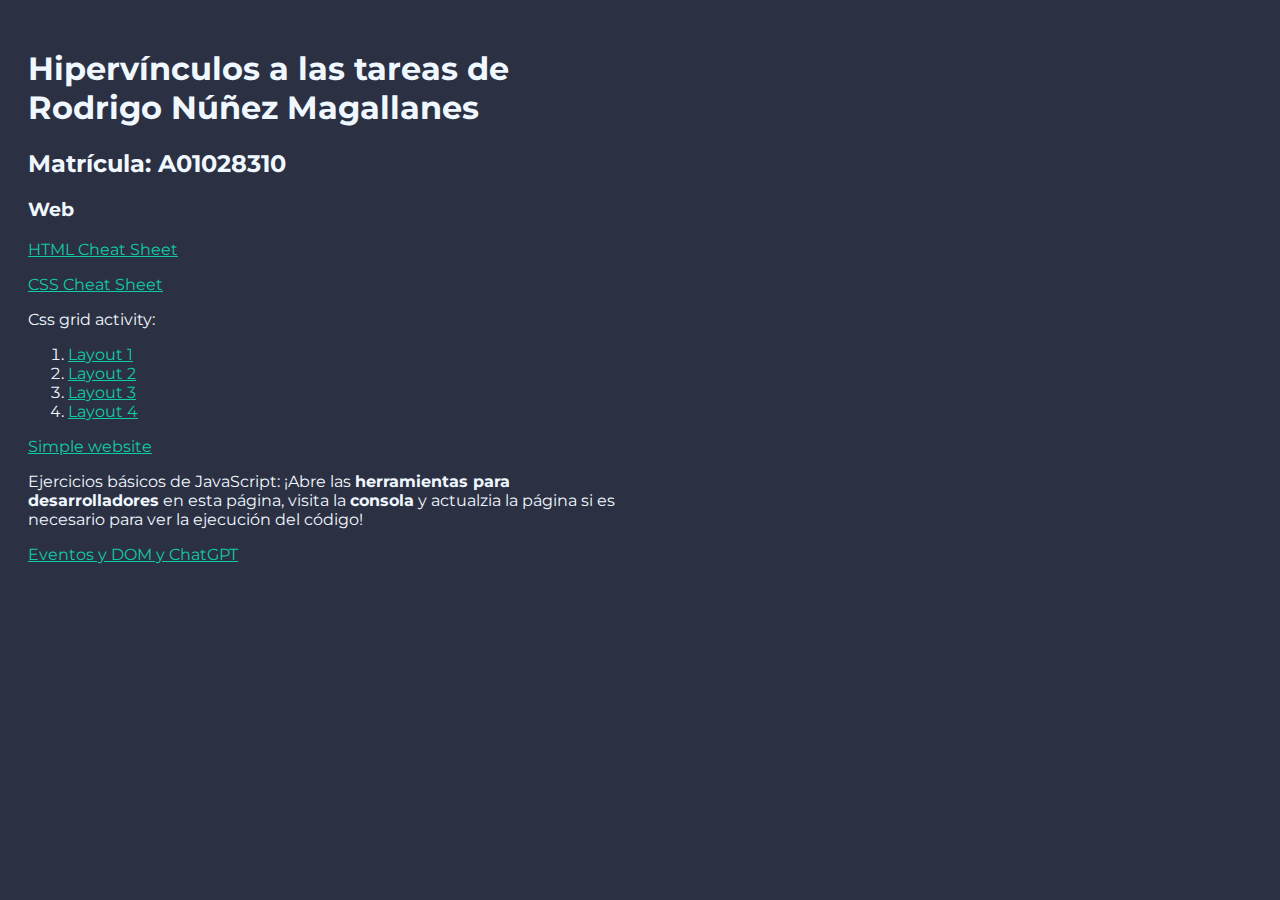
<file: index.html>
<!DOCTYPE html>
<html lang="en">
   <head>
      <meta charset="UTF-8" />
      <meta
         http-equiv="X-UA-Compatible"
         content="IE=edge"
      />
      <meta
         name="viewport"
         content="width=device-width, initial-scale=1.0"
      />
      <title>Tareas RNM</title>
      <link
         rel="preconnect"
         href="https://fonts.googleapis.com"
      />
      <link
         rel="preconnect"
         href="https://fonts.gstatic.com"
         crossorigin
      />
      <link
         href="https://fonts.googleapis.com/css2?family=Montserrat&display=swap"
         rel="stylesheet"
      />
      <link
         rel="stylesheet"
         href="styles.css"
      />
   </head>
   <body>
      <script src="web/front/js/excercises.js"></script>
      <div class="container">
         <h1>Hipervínculos a las tareas de Rodrigo Núñez Magallanes</h1>
         <h2>Matrícula: A01028310</h2>
         <h3>Web</h3>
         <p>
            <a href="web/front/html/html_cheat_sheet.html">HTML Cheat Sheet</a>
         </p>
         <p>
            <a href="web/front/html/css_cheat_sheet.html">CSS Cheat Sheet</a>
         </p>
         <p>Css grid activity:</p>
         <ol>
            <li><a href="web/front/html/grid_1.html">Layout 1</a></li>
            <li><a href="web/front/html/grid_2.html">Layout 2</a></li>
            <li><a href="web/front/html/grid_3.html">Layout 3</a></li>
            <li><a href="web/front/html/grid_4.html">Layout 4</a></li>
         </ol>
         <p><a href="web/front/html/simple_website.html">Simple website</a></p>
         <p>
            Ejercicios básicos de JavaScript: ¡Abre las
            <strong>herramientas para desarrolladores</strong> en esta página,
            visita la <strong>consola</strong> y actualzia la página si es
            necesario para ver la ejecución del código!
         </p>
         <p>
            <a href="web/front/html/DomIndex.html">Eventos y DOM y ChatGPT</a>
         </p>
      </div>
   </body>
</html>
</file>
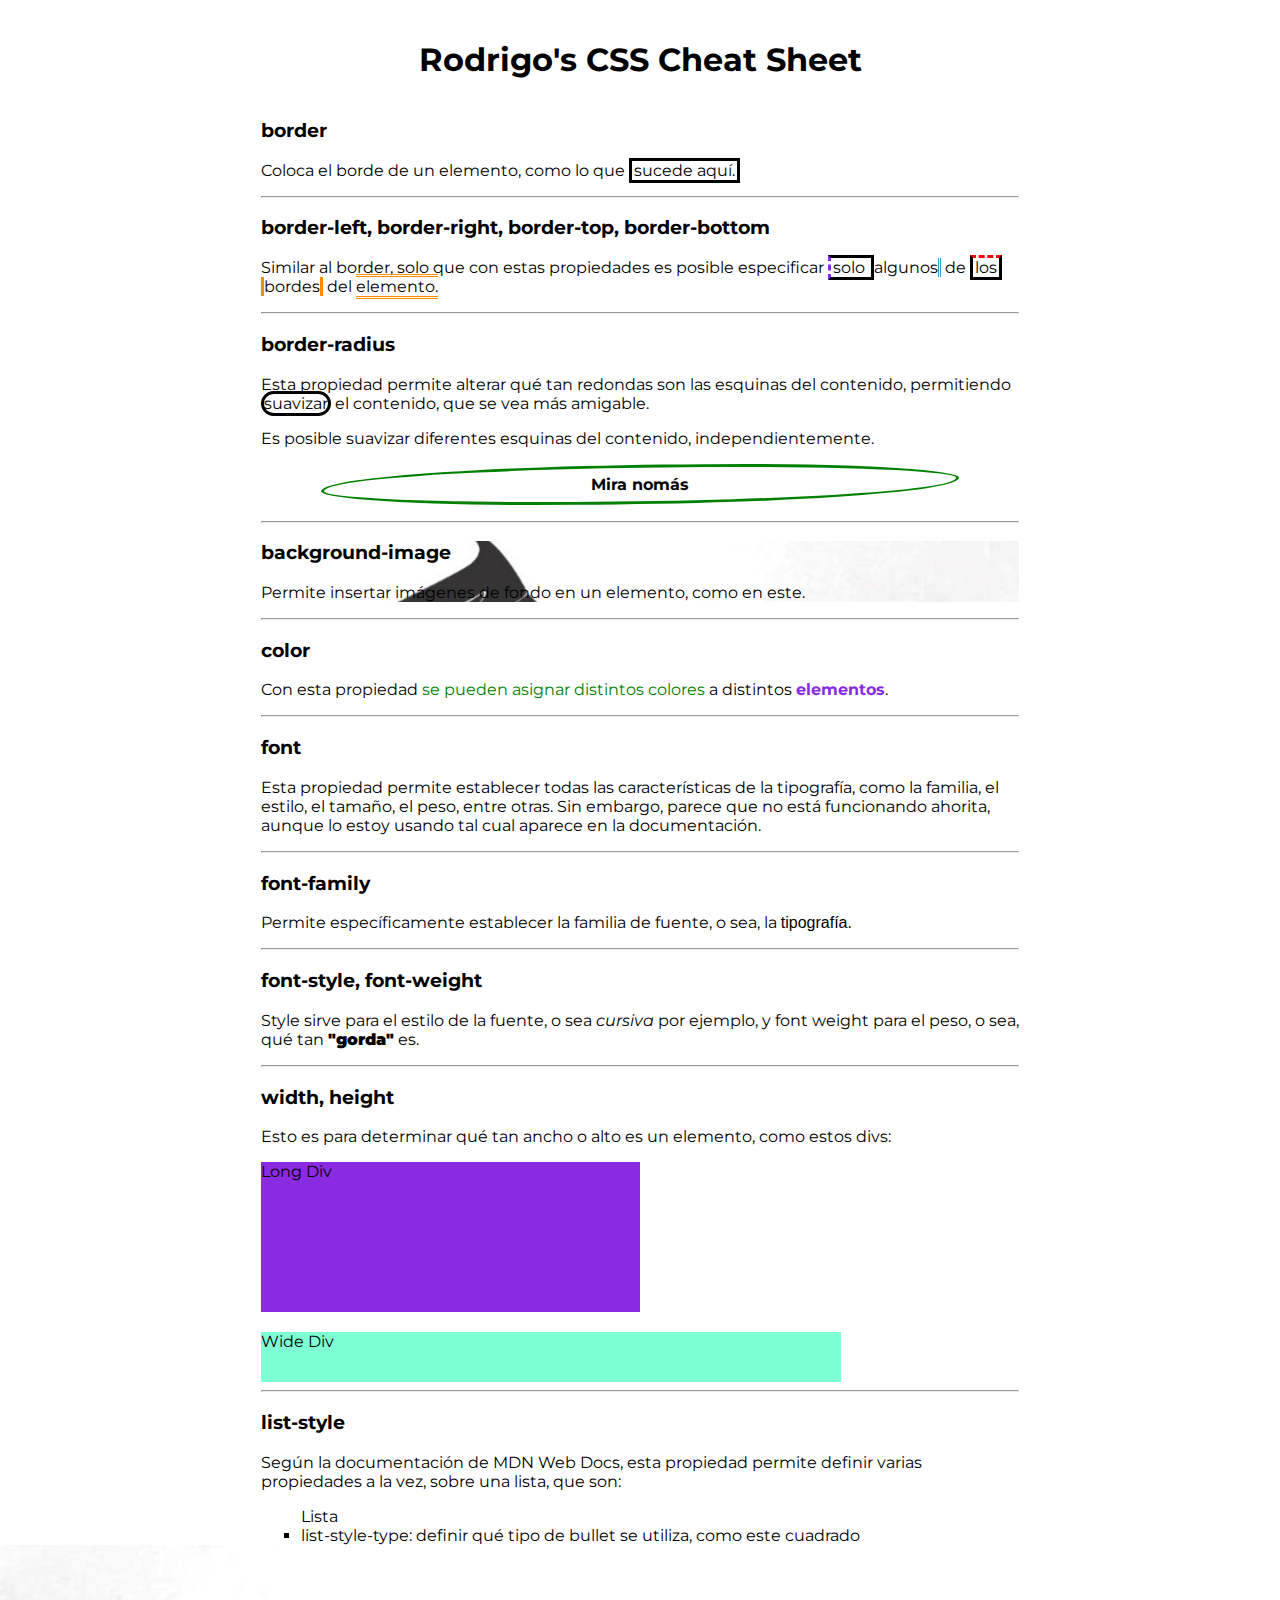
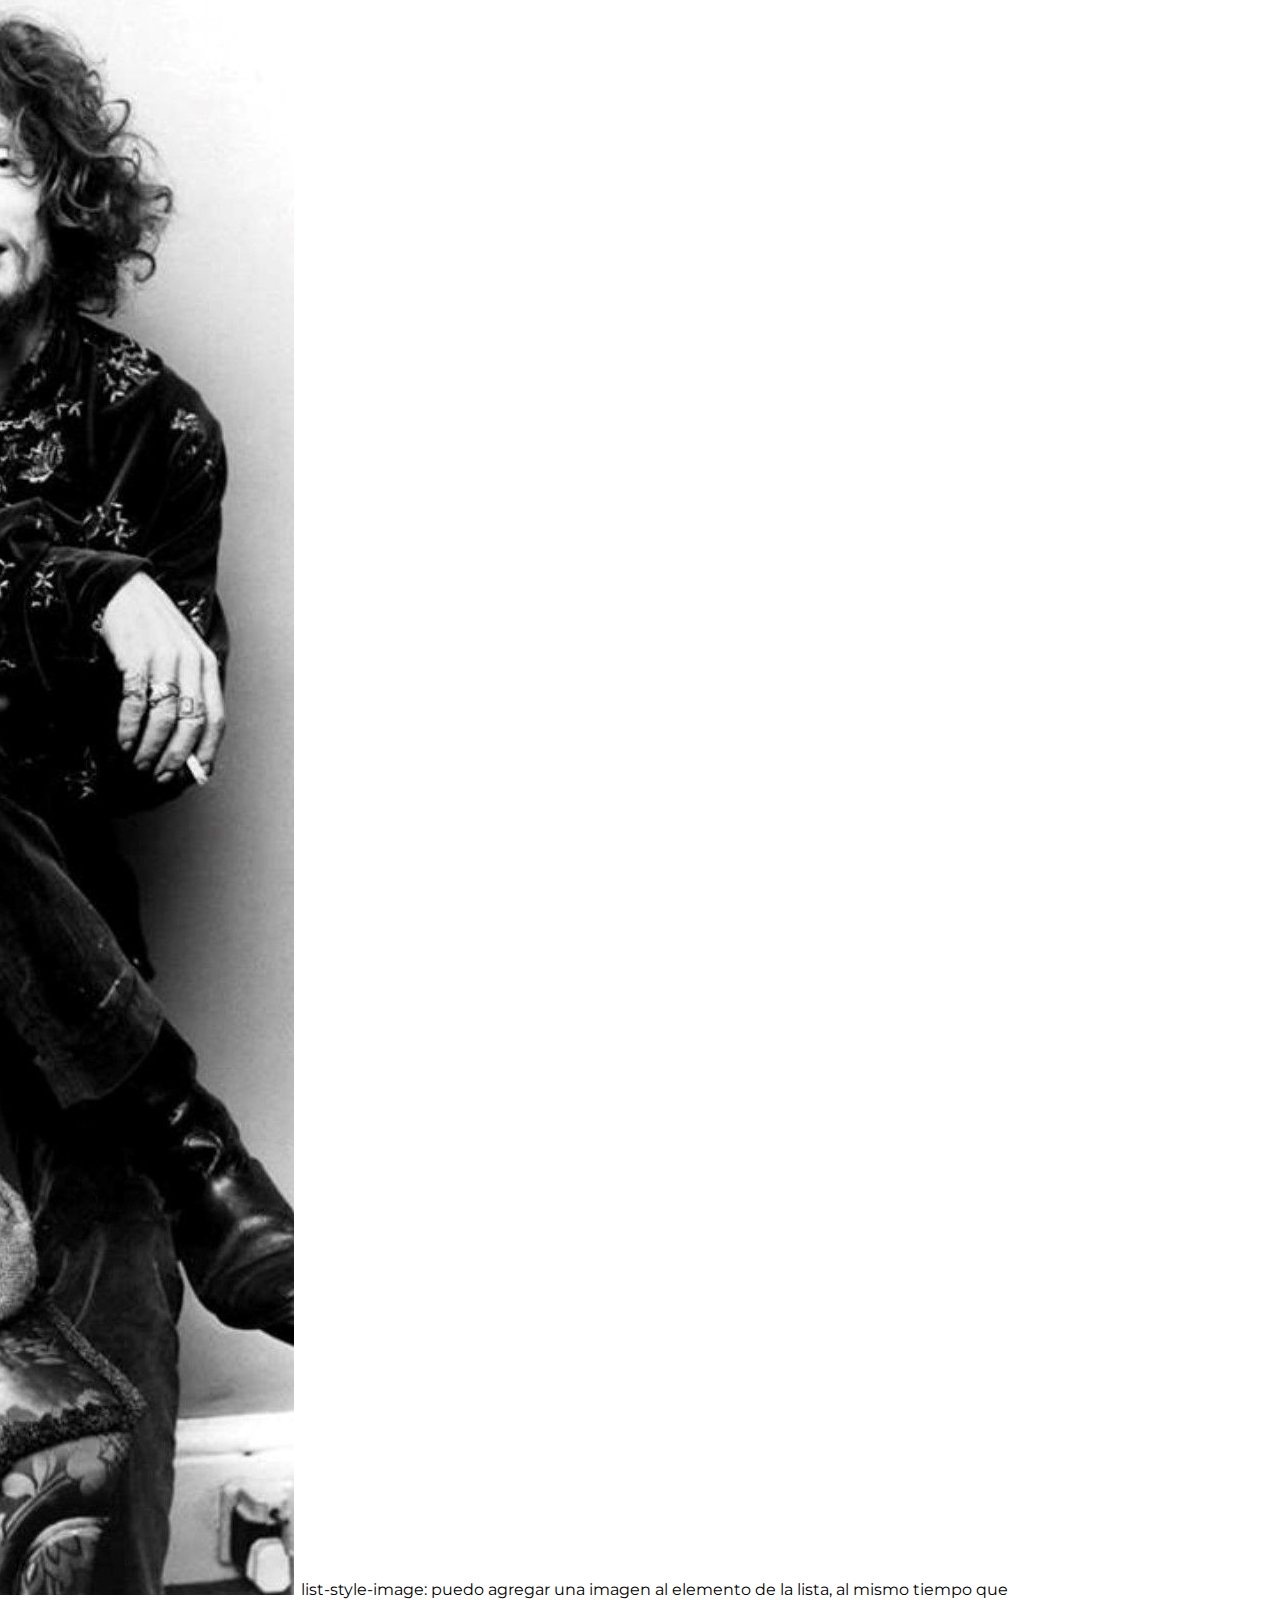
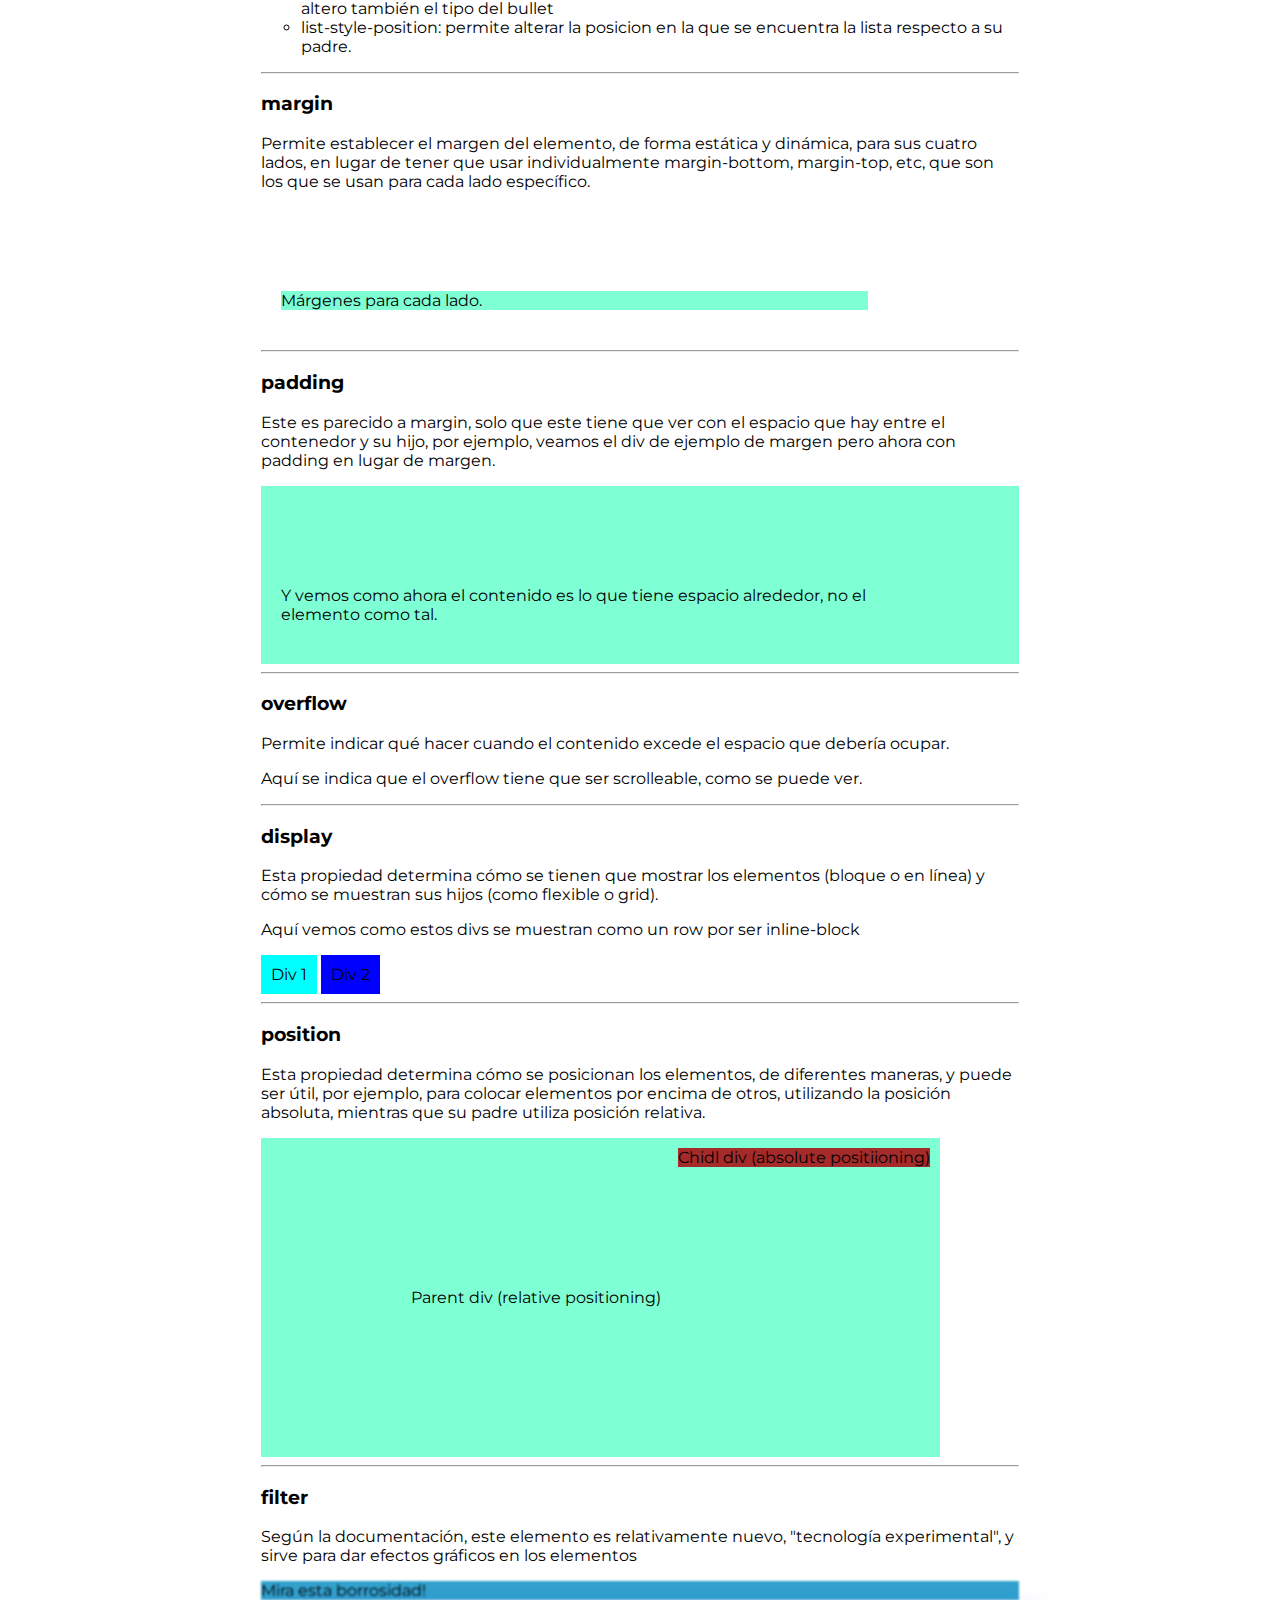
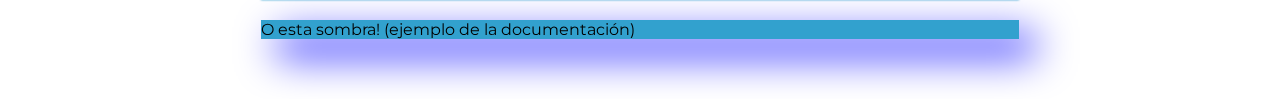
<file: web/front/html/css_cheat_sheet.html>
<!DOCTYPE html>
<html lang="en">
  <head>
    <meta charset="UTF-8" />
    <meta
      http-equiv="X-UA-Compatible"
      content="IE=edge"
    />
    <meta
      name="viewport"
      content="width=device-width, initial-scale=1.0"
    />
    <title>CSS cheat sheet</title>
    <link
      rel="preconnect"
      href="https://fonts.googleapis.com"
    />
    <link
      rel="preconnect"
      href="https://fonts.gstatic.com"
      crossorigin
    />
    <link
      href="https://fonts.googleapis.com/css2?family=Montserrat&display=swap"
      rel="stylesheet"
    />
    <link
      rel="stylesheet"
      href="../css/css_cheat_sheet.css"
    />
  </head>
  <body>
    <h1 id="mainTitle">Rodrigo's CSS Cheat Sheet</h1>
    <div class="container">
      <h3>border</h3>
      <p>
        Coloca el borde de un elemento, como lo que
        <span class="border">sucede aquí.</span>
      </p>
      <hr />
      <h3>border-left, border-right, border-top, border-bottom</h3>
      <p>
        Similar al border, solo que con estas propiedades es posible especificar
        <span
          id="left"
          class="border"
          >solo </span
        ><span id="right">algunos</span> de
        <span
          id="top"
          class="border"
          >los</span
        >
        <span class="hotdog">bordes</span> del
        <span class="sandwich">elemento.</span>
      </p>

      <hr />
      <h3>border-radius</h3>
      <p>
        Esta propiedad permite alterar qué tan redondas son las esquinas del
        contenido, permitiendo <span class="roundedElement">suavizar</span> el
        contenido, que se vea más amigable.
      </p>
      <p>
        Es posible suavizar diferentes esquinas del contenido,
        independientemente.
      </p>
      <p class="dynamicBorders">Mira nomás</p>
      <hr />
      <div id="background-img">
        <h3>background-image</h3>
        <p>Permite insertar imágenes de fondo en un elemento, como en este.</p>
      </div>
      <hr />
      <h3>color</h3>
      <p>
        Con esta propiedad
        <span id="greenText">se pueden asignar distintos colores</span> a
        distintos <span id="purpleText">elementos</span>.
      </p>
      <hr />
      <h3>font</h3>
      <p>
        Esta propiedad permite establecer todas las características de la
        tipografía, como la <span id="fontFamily">familia</span>, el
        <span id="fontStyle">estilo</span>, el
        <span id="fontSize">tamaño</span>, el <span id="boldText">peso</span>,
        entre otras. Sin embargo, parece que no está funcionando ahorita, aunque
        lo estoy usando tal cual aparece en la documentación.
      </p>
      <hr />
      <h3>font-family</h3>
      <p>
        Permite específicamente establecer la familia de fuente, o sea, la
        <span class="fontFamily">tipografía.</span>
      </p>
      <hr />
      <h3>font-style, font-weight</h3>
      <p>
        Style sirve para el estilo de la fuente, o sea
        <span class="fontStyle">cursiva</span> por ejemplo, y font weight para
        el peso, o sea, qué tan <span class="fontWeight">"gorda"</span> es.
      </p>
      <hr />
      <h3>width, height</h3>
      <p>
        Esto es para determinar qué tan ancho o alto es un elemento, como estos
        divs:
      </p>
      <div class="longDiv">Long Div</div>
      <div class="wideDiv">Wide Div</div>
      <hr />
      <h3>list-style</h3>
      <p>
        Según la documentación de MDN Web Docs, esta propiedad permite definir
        varias propiedades a la vez, sobre una lista, que son:
        <ul>
          Lista
          <li id="listType">
          list-style-type: definir qué tipo de bullet se utiliza, como este
          cuadrado
        </li>
        <li id="listImage">
          list-style-image: puedo agregar una imagen al elemento de la lista, al
          mismo tiempo que altero también el tipo del bullet
        </li>
        <li id="listPosition">list-style-position: permite alterar la posicion en la que se encuentra la lista respecto a su padre.</li>
        </ul>
      </p>
      <hr />
      <h3>margin</h3>
      <p>Permite establecer el margen del elemento, de forma estática y dinámica, para sus cuatro lados, en lugar de tener que usar individualmente margin-bottom, margin-top, etc, que son los que se usan para cada lado específico.</p>
      <div class="margin">
        Márgenes para cada lado.
      </div>
      <hr />
      <h3>padding</h3>
      <p>Este es parecido a margin, solo que este tiene que ver con el espacio que hay entre el contenedor y su hijo, por ejemplo, veamos el div de ejemplo de margen pero ahora con padding en lugar de margen.</p>
      <div class="padding">
        Y vemos como ahora el contenido es lo que tiene espacio alrededor, no el elemento como tal.
      </div>
      <hr />
      <h3>overflow</h3>
      <p>Permite indicar qué hacer cuando el contenido excede el espacio que debería ocupar.</p>
      <p class="overflow">Aquí se indica que el overflow tiene que ser scrolleable, como se puede ver.</p>
      <hr />
      <h3>display</h3>
      <p>Esta propiedad determina cómo se tienen que mostrar los elementos (bloque o en línea) y cómo se muestran sus hijos (como flexible o grid).</p>
      <p>Aquí vemos como estos divs se muestran como un row por ser inline-block</p>
      <div id="div1" class="inlineBlock">Div 1</div>
      <div id="div2" class="inlineBlock">Div 2</div>
      <hr />
      <h3>position</h3>
      <p>Esta propiedad determina cómo se posicionan los elementos, de diferentes maneras, y puede ser útil, por ejemplo, para colocar elementos por encima de otros, utilizando la posición absoluta, mientras que su padre utiliza posición relativa.</p>
      <div id="parentDiv">Parent div (relative positioning)
        <div id="childDiv">Chidl div (absolute positiioning)</div>
      </div>
      <hr />
      <h3>filter</h3>
      <p>Según la documentación, este elemento es relativamente nuevo, "tecnología experimental", y sirve para dar efectos gráficos en los elementos</p>
      <div id="filter">Mira esta borrosidad!</div>
      <div id="filter2">O esta sombra! (ejemplo de la documentación)</div>
    </div>
  </body>
</html>
</file>
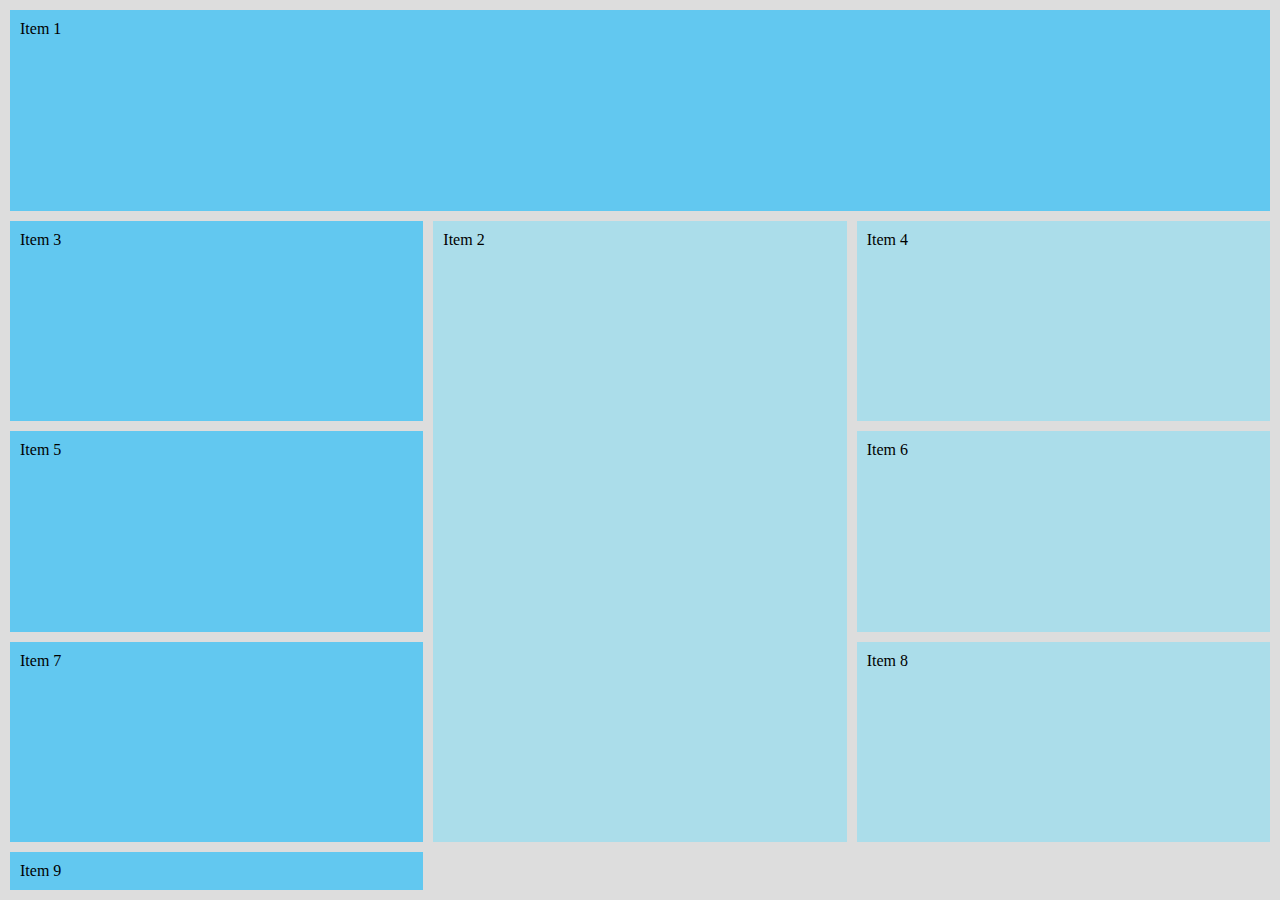
<file: web/front/html/css_grid.html>
<!DOCTYPE html>
<html lang="en">
  <head>
    <meta charset="UTF-8" />
    <meta
      http-equiv="X-UA-Compatible"
      content="IE=edge"
    />
    <meta
      name="viewport"
      content="width=device-width, initial-scale=1.0"
    />
    <title>Document</title>
    <link
      rel="stylesheet"
      href="../css/css_grid.css"
    />
  </head>
  <body>
    <div class="grid-container">
      <div
        id="grid-header"
        class="grid-item"
      >
        Item 1
      </div>
      <div
        id="grid-content"
        class="grid-item"
      >
        Item 2
      </div>
      <div class="grid-item">Item 3</div>
      <div class="grid-item">Item 4</div>
      <div class="grid-item">Item 5</div>
      <div class="grid-item">Item 6</div>
      <div class="grid-item">Item 7</div>
      <div class="grid-item">Item 8</div>
      <div class="grid-item">Item 9</div>
    </div>
  </body>
</html>
</file>
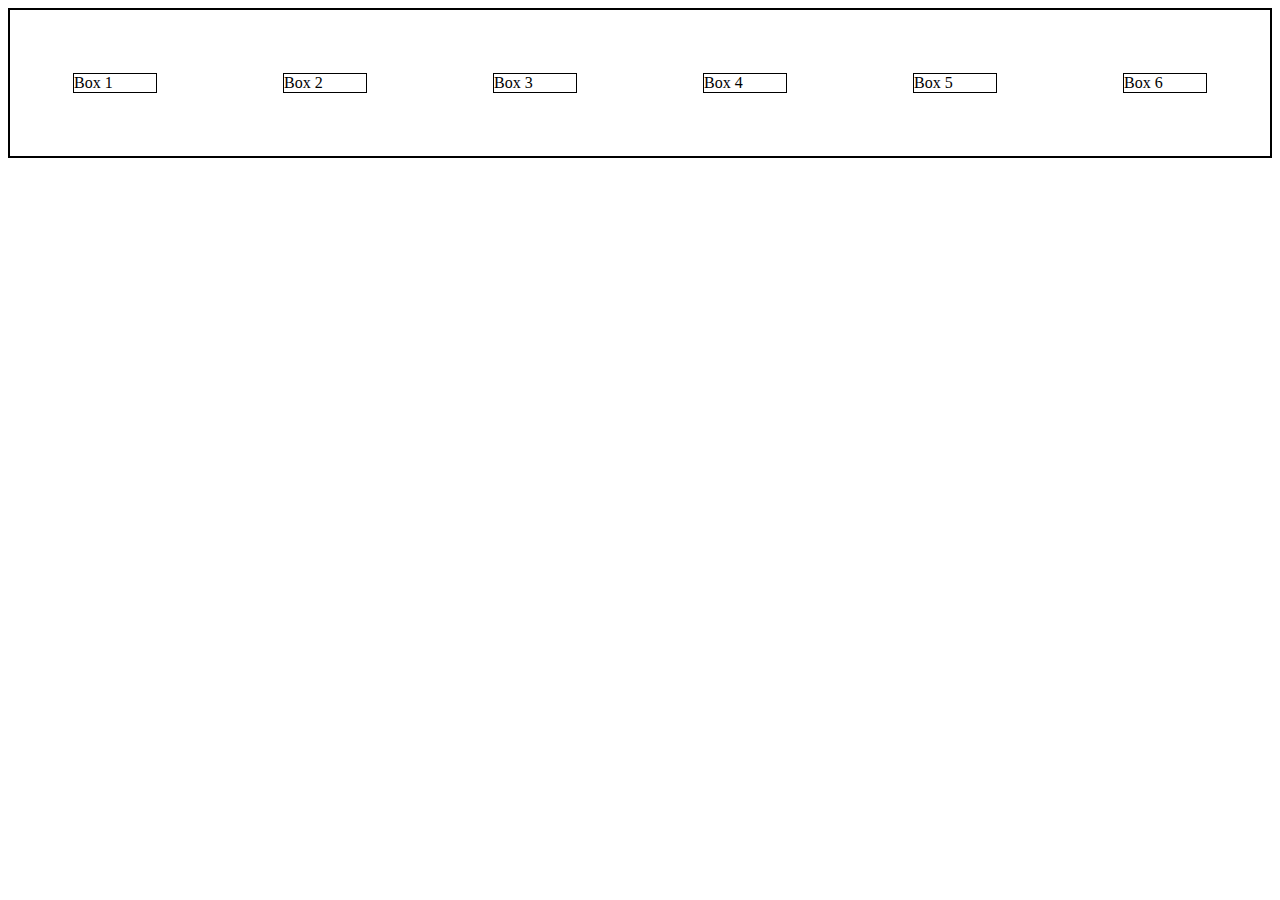
<file: web/front/html/flex_box.html>
<!DOCTYPE html>
<html lang="en">
  <head>
    <meta charset="UTF-8" />
    <meta
      http-equiv="X-UA-Compatible"
      content="IE=edge"
    />
    <meta
      name="viewport"
      content="width=device-width, initial-scale=1.0"
    />
    <link
      rel="stylesheet"
      href="../css/flex_box.css"
    />
    <title>Flex box</title>
  </head>
  <body>
    <div>
      <div class="flex-container">
        <div class="flex-item">Box 1</div>
        <div class="flex-item">Box 2</div>
        <div class="flex-item">Box 3</div>
        <div class="flex-item">Box 4</div>
        <div class="flex-item">Box 5</div>
        <div class="flex-item">Box 6</div>
      </div>
    </div>
  </body>
</html>
</file>
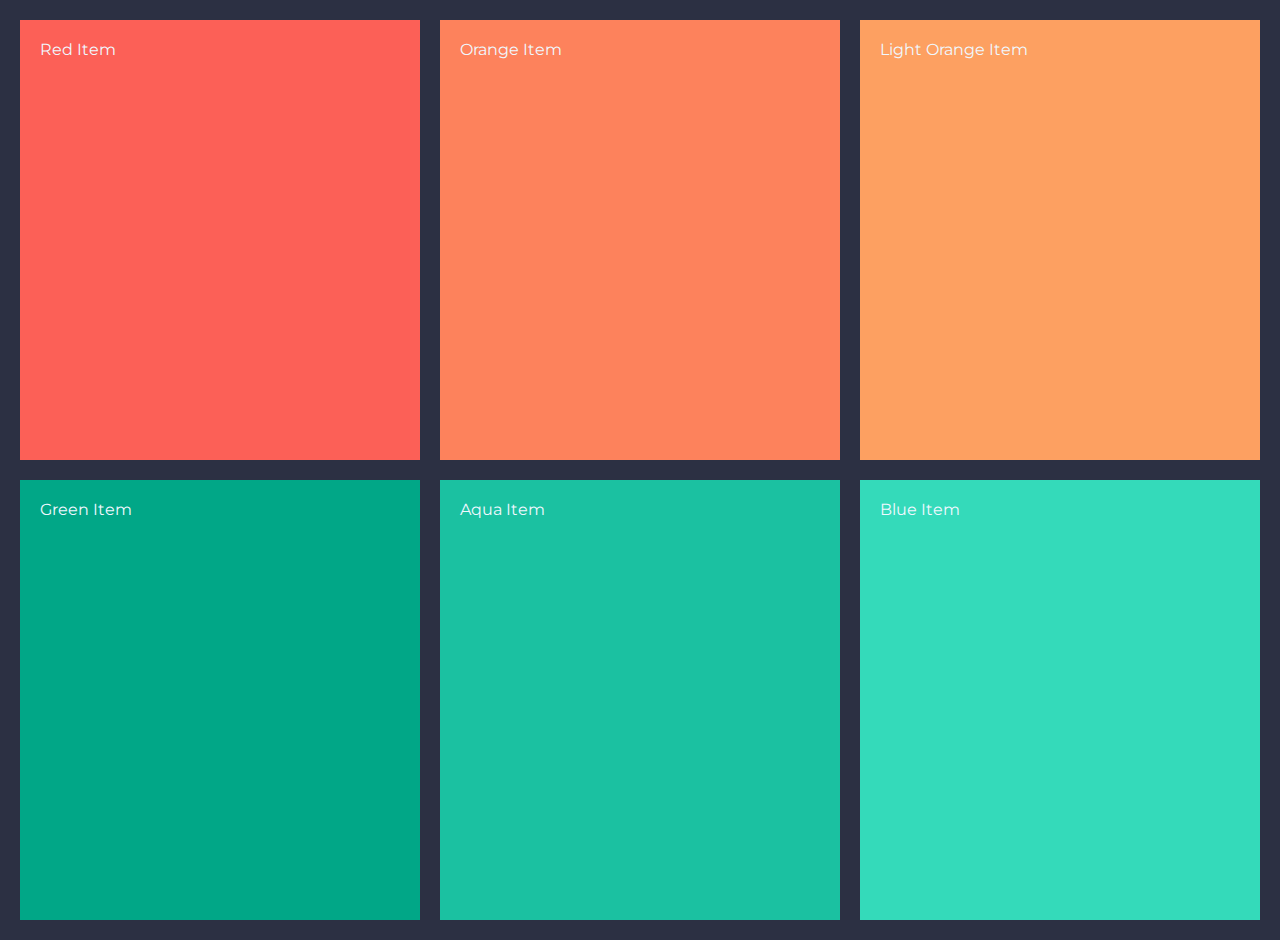
<file: web/front/html/grid_1.html>
<!DOCTYPE html>
<html lang="en">
  <head>
    <meta charset="UTF-8" />
    <meta
      http-equiv="X-UA-Compatible"
      content="IE=edge"
    />
    <meta
      name="viewport"
      content="width=device-width, initial-scale=1.0"
    />
    <title>Grid layout 1</title>
    <link
      rel="preconnect"
      href="https://fonts.googleapis.com"
    />
    <link
      rel="preconnect"
      href="https://fonts.gstatic.com"
      crossorigin
    />
    <link
      href="https://fonts.googleapis.com/css2?family=Montserrat&display=swap"
      rel="stylesheet"
    />
    <link
      rel="stylesheet"
      href="../css/grid_activity.css"
    />
  </head>
  <body>
    <div class="container container1">
      <div class="item redItem">Red Item</div>
      <div class="item orangeItem">Orange Item</div>
      <div class="item lightOrangeItem">Light Orange Item</div>
      <div class="item greenItem">Green Item</div>
      <div class="item aquaItem">Aqua Item</div>
      <div class="item blueItem">Blue Item</div>
    </div>
  </body>
</html>
</file>
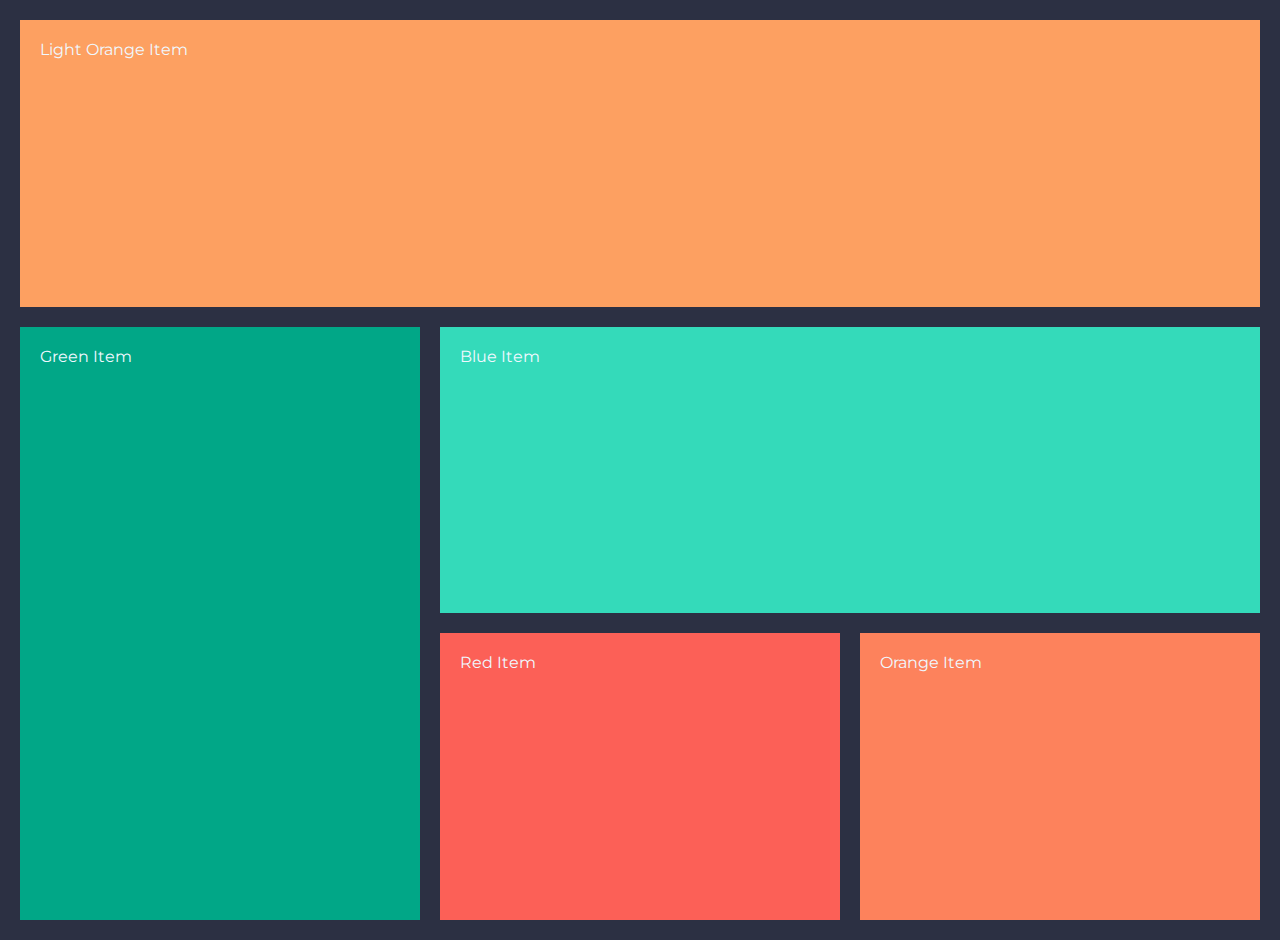
<file: web/front/html/grid_2.html>
<!DOCTYPE html>
<html lang="en">
  <head>
    <meta charset="UTF-8" />
    <meta
      http-equiv="X-UA-Compatible"
      content="IE=edge"
    />
    <meta
      name="viewport"
      content="width=device-width, initial-scale=1.0"
    />
    <title>Grid layout 2</title>
    <link
      rel="preconnect"
      href="https://fonts.googleapis.com"
    />
    <link
      rel="preconnect"
      href="https://fonts.gstatic.com"
      crossorigin
    />
    <link
      href="https://fonts.googleapis.com/css2?family=Montserrat&display=swap"
      rel="stylesheet"
    />
    <link
      rel="stylesheet"
      href="../css/grid_activity.css"
    />
  </head>
  <body>
    <div class="container container2">
      <div class="item redItem">Red Item</div>
      <div class="item orangeItem">Orange Item</div>
      <div
        id="grid2header"
        class="item lightOrangeItem"
      >
        Light Orange Item
      </div>
      <div
        id="grid2tall"
        class="item greenItem"
      >
        Green Item
      </div>
      <div
        id="grid2wide"
        class="item blueItem"
      >
        Blue Item
      </div>
    </div>
  </body>
</html>
</file>
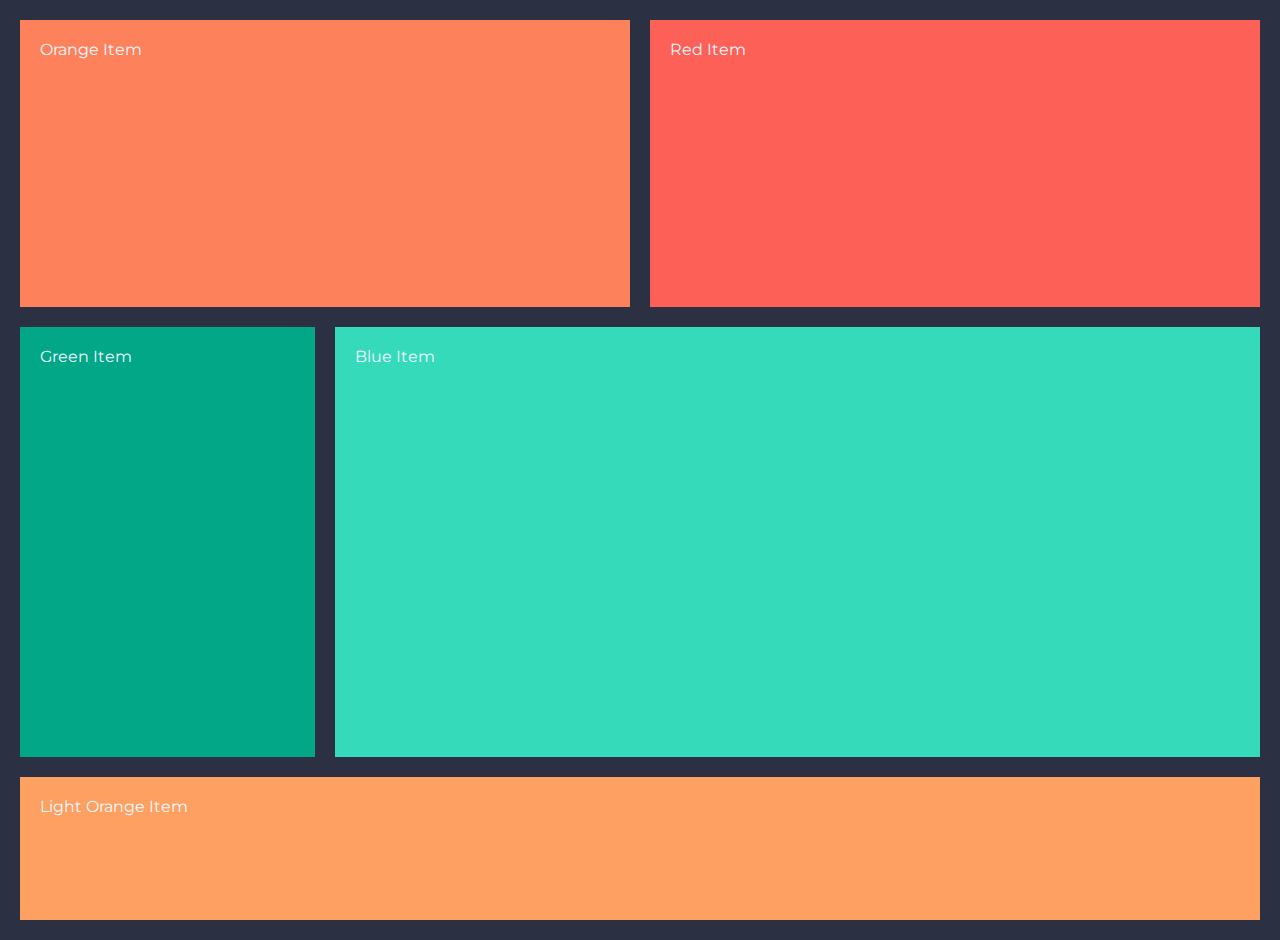
<file: web/front/html/grid_3.html>
<!DOCTYPE html>
<html lang="en">
  <head>
    <meta charset="UTF-8" />
    <meta
      http-equiv="X-UA-Compatible"
      content="IE=edge"
    />
    <meta
      name="viewport"
      content="width=device-width, initial-scale=1.0"
    />
    <title>Grid layout 3</title>
    <link
      rel="preconnect"
      href="https://fonts.googleapis.com"
    />
    <link
      rel="preconnect"
      href="https://fonts.gstatic.com"
      crossorigin
    />
    <link
      href="https://fonts.googleapis.com/css2?family=Montserrat&display=swap"
      rel="stylesheet"
    />
    <link
      rel="stylesheet"
      href="../css/grid_activity.css"
    />
  </head>
  <body>
    <div class="container container3">
      <div
        id="grid3headerRight"
        class="item redItem"
      >
        Red Item
      </div>
      <div
        id="grid3headerLeft"
        class="item orangeItem"
      >
        Orange Item
      </div>
      <div
        id="grid3footer"
        class="item lightOrangeItem"
      >
        Light Orange Item
      </div>
      <div
        id="grid3bodyLeft"
        class="item greenItem"
      >
        Green Item
      </div>
      <div
        id="grid3bodyRight"
        class="item blueItem"
      >
        Blue Item
      </div>
    </div>
  </body>
</html>
</file>
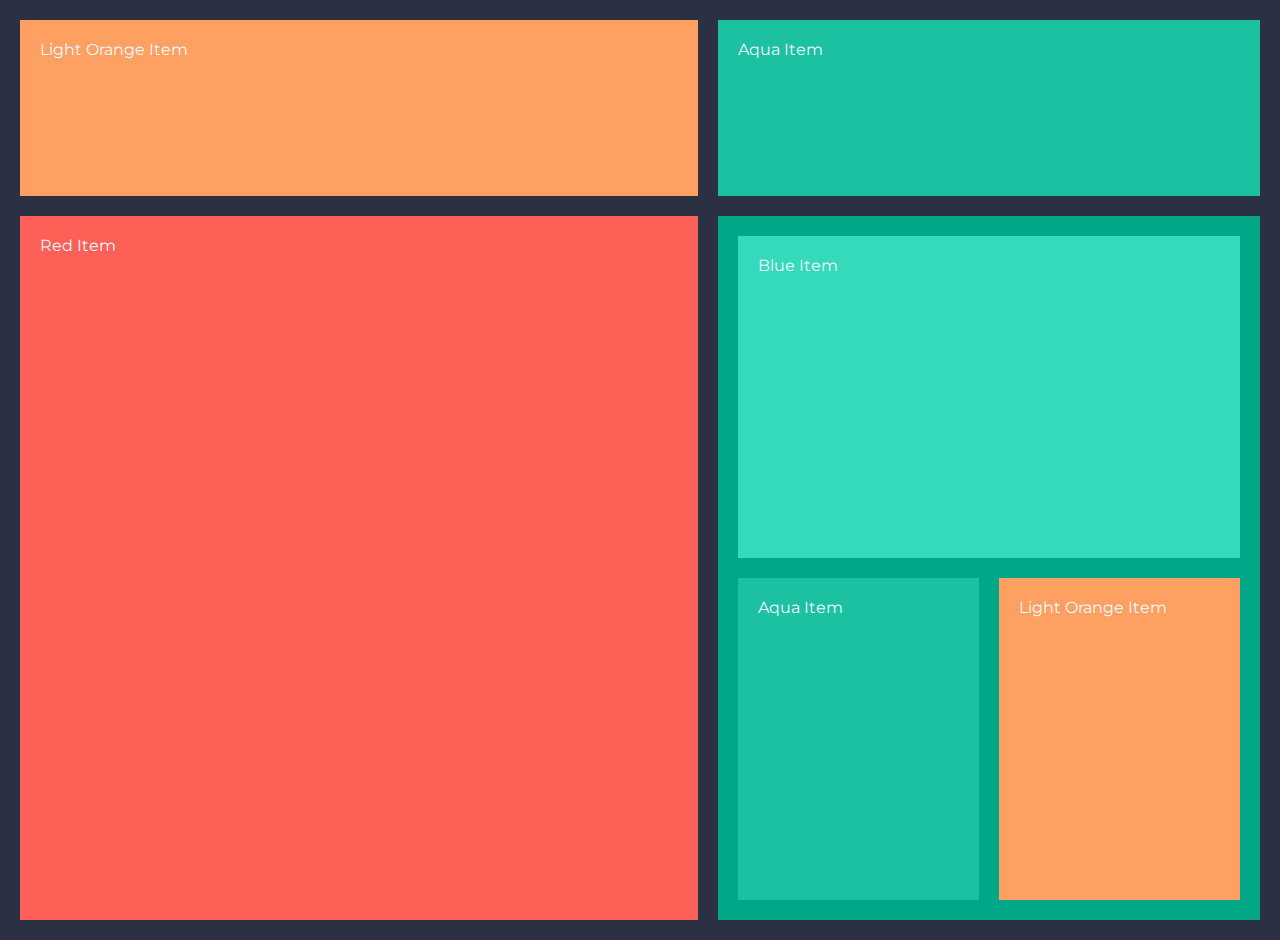
<file: web/front/html/grid_4.html>
<!DOCTYPE html>
<html lang="en">
  <head>
    <meta charset="UTF-8" />
    <meta
      http-equiv="X-UA-Compatible"
      content="IE=edge"
    />
    <meta
      name="viewport"
      content="width=device-width, initial-scale=1.0"
    />
    <title>Grid layout 4</title>
    <link
      rel="preconnect"
      href="https://fonts.googleapis.com"
    />
    <link
      rel="preconnect"
      href="https://fonts.gstatic.com"
      crossorigin
    />
    <link
      href="https://fonts.googleapis.com/css2?family=Montserrat&display=swap"
      rel="stylesheet"
    />
    <link
      rel="stylesheet"
      href="../css/grid_activity.css"
    />
  </head>
  <body>
    <div class="container container4">
      <div
        id="grid4bodyleft"
        class="item redItem"
      >
        Red Item
      </div>
      <div
        id="grid4headerLeft"
        class="item lightOrangeItem"
      >
        Light Orange Item
      </div>
      <div
        id="grid4bodyRight"
        class="item greenItem nestedGrid"
      >
        <div
          id="nestedGridHeader"
          class="item blueItem"
        >
          Blue Item
        </div>
        <div
          id=""
          class="item aquaItem"
        >
          Aqua Item
        </div>
        <div
          id=""
          class="item lightOrangeItem"
        >
          Light Orange Item
        </div>
      </div>
      <div
        id="grid4headerRight"
        class="item aquaItem"
      >
        Aqua Item
      </div>
    </div>
  </body>
</html>
</file>
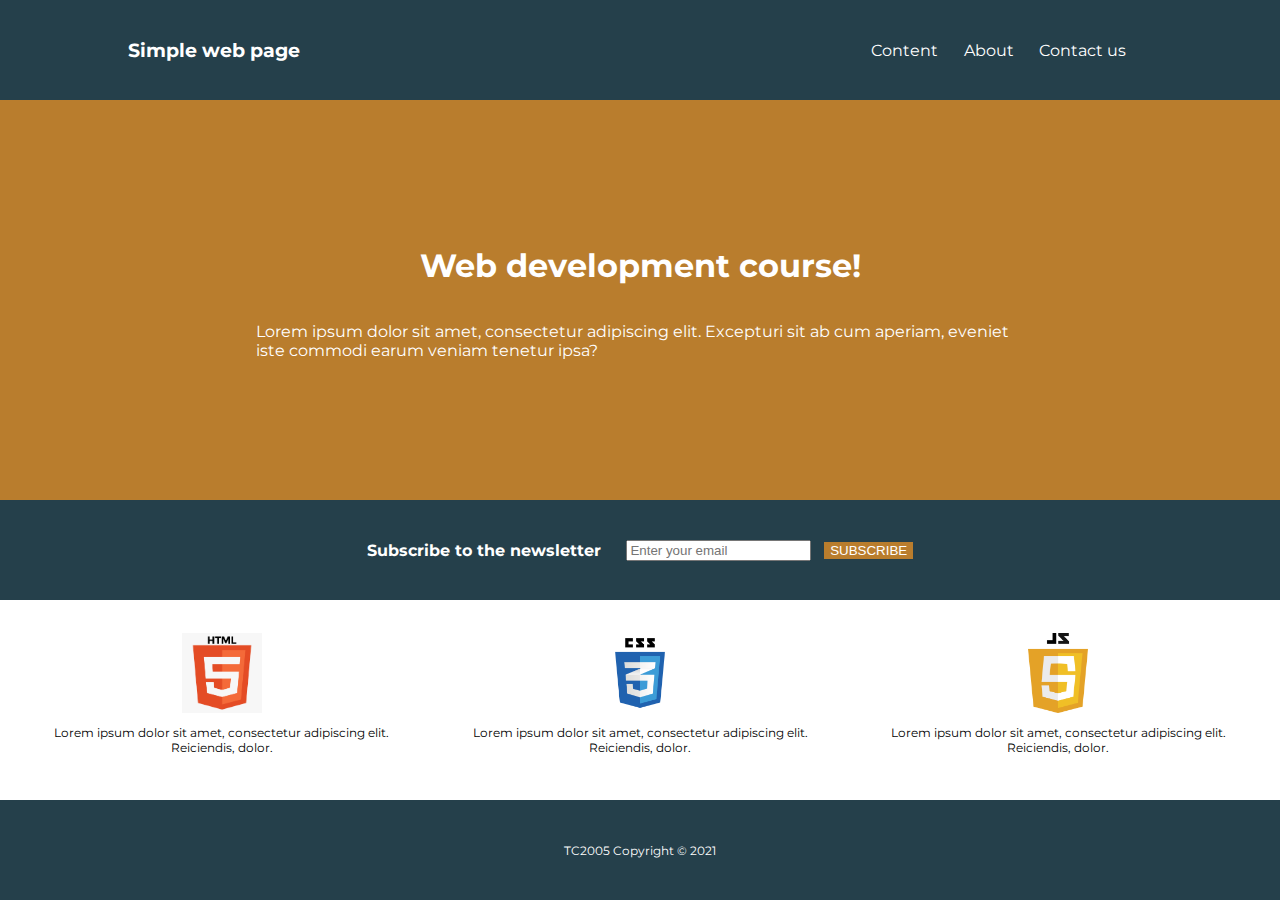
<file: web/front/html/simple_website.html>
<!DOCTYPE html>
<html lang="en">
  <head>
    <meta charset="UTF-8" />
    <meta
      http-equiv="X-UA-Compatible"
      content="IE=edge"
    />
    <meta
      name="viewport"
      content="width=device-width, initial-scale=1.0"
    />
    <title>RNM Simple website</title>
    <link
      rel="preconnect"
      href="https://fonts.googleapis.com"
    />
    <link
      rel="preconnect"
      href="https://fonts.gstatic.com"
      crossorigin
    />
    <link
      href="https://fonts.googleapis.com/css2?family=Montserrat&display=swap"
      rel="stylesheet"
    />
    <link
      rel="stylesheet"
      href="../css/simple_website.css"
    />
  </head>
  <body>
    <div class="container">
      <div
        id="header"
        class="section"
      >
        <h3 class="flex">Simple web page</h3>
        <div class="flex">
          <p class="text-btn">Content</p>
          <p class="text-btn">About</p>
          <p class="text-btn">Contact us</p>
        </div>
      </div>
      <div
        id="title"
        class="section"
      >
        <h1>Web development course!</h1>
        <p>
          Lorem ipsum dolor sit amet, consectetur adipiscing elit. Excepturi sit
          ab cum aperiam, eveniet iste commodi earum veniam tenetur ipsa?
        </p>
      </div>
      <div
        id="subscribe"
        class="section"
      >
        <p class="subscribe-text">Subscribe to the newsletter</p>
        <input
          type="text"
          name=""
          class="text-field"
          placeholder="Enter your email"
        />
        <button class="subscribe-btn">SUBSCRIBE</button>
      </div>
      <div
        id="elements"
        class="section"
      >
        <div class="element-col">
          <img
            src="../images/html.png"
            alt="html"
            width="80"
            height="80"
          />
          <p>
            Lorem ipsum dolor sit amet, consectetur adipiscing elit. Reiciendis,
            dolor.
          </p>
        </div>
        <div class="element-col">
          <img
            src="../images/css.png"
            alt="img"
            width="80"
            height="80"
          />
          <p>
            Lorem ipsum dolor sit amet, consectetur adipiscing elit. Reiciendis,
            dolor.
          </p>
        </div>
        <div class="element-col">
          <img
            src="../images/js.png"
            alt="img"
            width="60"
            height="80"
          />
          <p>
            Lorem ipsum dolor sit amet, consectetur adipiscing elit. Reiciendis,
            dolor.
          </p>
        </div>
      </div>
      <div
        id="footer"
        class="section"
      >
        <p>TC2005 Copyright © 2021</p>
      </div>
    </div>
  </body>
</html>
</file>
<file: styles.css>
html,
body {
  font-family: "Montserrat", sans-serif;
  background-color: #2c3043;
}

.container {
  padding-top: 20px;
  padding-left: 20px;
  padding-right: 50vw;
  color: aliceblue;
  background-color: #2c3043;
}

a {
  color: #10cca6;
}

a:visited {
  color: lightslategray;
}
</file>
<file: web/front/css/css_cheat_sheet.css>
#mainTitle {
  text-align: center;
  margin-top: 40px;
  margin-left: 0px;
  font-weight: 700;
  font-family: "Montserrat", sans-serif;
}

.container {
  margin-top: 40px;
  margin-left: 20%;
  margin-right: 20%;
  font-family: "Montserrat", sans-serif;
}

.border {
  border: solid;
  padding-left: 2px;
  padding-right: 2px;
}

#left {
  border-left: dashed blueviolet;
}
#right {
  border-right: double #32a1ce;
}
#top {
  border-top: dashed red;
}

.hotdog {
  border-left: solid darkorange;
  border-right: solid darkorange;
}
.sandwich {
  border-top: double darkorange;
  border-bottom: double darkorange;
}

.roundedElement {
  border: solid;
  border-radius: 30px;
}

.dynamicBorders {
  border: solid green;
  text-align: center;
  font-weight: bold;
  padding-top: 8px;
  padding-bottom: 8px;
  margin-left: 60px;
  margin-right: 60px;
  border-radius: 100% 50%;
}

#background-img {
  background-image: url("../images/cream.jpg");
}

#greenText {
  color: green;
}

#purpleText {
  color: blueviolet;
  font-weight: bold;
}

#fontFamily {
  font: serif;
}
#fontStyle {
  font: italic;
}
#fontSize {
  font: 38px;
}
#boldText {
  font: bold;
}

.fontFamily {
  font-family: Georgia, Arial, serif;
}

.fontStyle {
  font-style: italic;
}

.fontWeight {
  font-weight: 1000;
}

.longDiv {
  background-color: blueviolet;
  height: 150px;
  width: 50%;
  margin-bottom: 20px;
}

.wideDiv {
  background-color: aquamarine;
  width: 580px;
  height: 50px;
}

#listType {
  list-style: square;
}

#listImage {
  list-style: decimal url("../images/cream.jpg");
}

#listPosition {
  list-style: circle outside;
}

.margin {
  margin: 100px 20% 40px 20px;
  background-color: aquamarine;
}

.padding {
  padding: 100px 20% 40px 20px;
  background-color: aquamarine;
}

.overflow {
  overflow: scroll;
}

.inlineBlock {
  display: inline-block;
}

#div1 {
  background-color: aqua;
  padding: 10px;
}

#div2 {
  background-color: blue;
  padding: 10px;
}

#parentDiv {
  background-color: aquamarine;
  position: relative;
  height: 50%;
  width: 50%;
  padding: 150px;
}

#childDiv {
  background-color: brown;
  position: absolute;
  top: 10px;
  right: 10px;
}

#filter {
  filter: blur(1px);
  background-color: #32a1ce;
  margin-bottom: 20px;
}

#filter2 {
  filter: drop-shadow(16px 16px 20px blue);
  background-color: #32a1ce;
  margin-bottom: 60px;
}
</file>
<file: web/front/css/css_grid.css>
body,
html {
  margin: 0;
  padding: 0;
}

* {
  box-sizing: border-box;
}

.grid-container {
  padding: 10px;
  background-color: #ddd;
  display: grid;
  grid-template-columns: repeat(3, 1fr);
  grid-template-rows: repeat(4, 1fr);
  gap: 10px;
  height: 100vh;
  /* grid-template-areas:
    "header header header"
    ". content ."
    ". content ."
    ". content ."; */
}

.grid-item {
  background-color: #62c8f0;
  padding: 10px;
}

.grid-item:nth-child(even) {
  background-color: #abddea;
}

#grid-header {
  /* grid-area: header; */
  grid-column: 1 / -1;
}

#grid-content {
  /* grid-area: content; */
  grid-row: 2 / -1;
  grid-column: 2;
}
</file>
<file: web/front/css/flex_box.css>
/* html,
body {
  margin: 0;
  padding: 0;
} */

* {
  box-sizing: border-box;
}

div {
  border: 1px solid black;
}

.flex-container {
  display: flex;
  flex-wrap: wrap;
  justify-content: center;
}

.flex-item {
  margin: 5%;
  flex-shrink: 0;
  flex-grow: 2;
}
</file>
<file: web/front/css/grid_activity.css>
body,
html {
  margin: 0;
  padding: 0;
  font-family: "Montserrat", sans-serif;
}

.container {
  padding: 20px;
  display: grid;
  height: 100vh;
  gap: 20px;
  background-color: #2c3043;
}

.item {
  color: aliceblue;
  padding: 20px;
}

.container1 {
  grid-template-columns: repeat(3, 1fr);
  grid-template-rows: repeat(2, 1fr);
}

.container2 {
  grid-template-columns: repeat(3, 1fr);
  grid-template-rows: repeat(3, 1fr);
  grid-template-areas:
    "header header header"
    "tall wide wide"
    "tall . .";
}

#grid2header {
  grid-area: header;
}

#grid2tall {
  grid-area: tall;
}

#grid2wide {
  grid-area: wide;
}

.container3 {
  grid-template-columns: repeat(4, 1fr);
  grid-template-rows: 2fr 3fr 1fr;
}

#grid3headerLeft {
  grid-column: 1 / 3;
  grid-row: 1;
}

#grid3headerRight {
  grid-column: 3 / -1;
  grid-row: 1;
}

#grid3bodyLeft {
  grid-column: 1;
  grid-row: 2;
}

#grid3bodyRight {
  grid-column: 2 / -1;
  grid-row: 2;
}

#grid3footer {
  grid-column: 1 / -1;
  grid-row: 3;
}

.container4 {
  grid-template-columns: 5fr 4fr;
  grid-template-rows: 1fr 4fr;
}

#grid4headerLeft {
  grid-column: 1;
  grid-row: 1;
}

#grid4headerRight {
  grid-column: 2;
  grid-row: 1;
}

#grid4bodyLeft {
  grid-column: 1;
  grid-row: 2;
}

#grid4bodyRight {
  grid-column: 2;
  grid-row: 2;
}

.nestedGrid {
  display: grid;
  padding: 20px;
  gap: 20px;
  grid-template-columns: repeat(2, 1fr);
  grid-template-rows: repeat(2, 1fr);
}

#nestedGridHeader {
  grid-column: 1 / -1;
  grid-row: 1;
}

.redItem {
  background-color: #fc6057;
}

.orangeItem {
  background-color: #fd825c;
}

.lightOrangeItem {
  background-color: #fda061;
}

.greenItem {
  background-color: #01a787;
}

.aquaItem {
  background-color: #1bc1a1;
}

.blueItem {
  background-color: #34daba;
}
</file>
<file: web/front/css/simple_website.css>
html,
body {
  margin: 0;
  padding: 0;
}

.flex {
  display: flex;
}

.container {
  display: grid;
  height: 100vh;
  grid-template-rows: 1fr 4fr 1fr 2fr 1fr;
  color: #fff;
  font-family: "Montserrat", sans-serif;
}

.section {
  display: flex;
  align-items: center;
}

.text-btn {
  margin-right: 2vw;
  cursor: pointer;
}

.subscribe-text {
  font-weight: bold;
  margin-right: 2vw;
}

.text-field {
  margin-right: 1vw;
}

.subscribe-btn {
  background-color: #b97d2d;
  color: #fff;
  border: 0;
  cursor: pointer;
}

.element-col {
  display: flex;
  flex-direction: column;
  justify-content: center;
  align-items: center;
  text-align: center;
}

#header {
  background-color: #25404b;
  grid-row: 1;
  display: flex;
  justify-content: space-between;
  padding-left: 10vw;
  padding-right: 10vw;
}

#title {
  background-color: #b97d2d;
  grid-row: 2;
  flex-direction: column;
  padding-left: 20vw;
  padding-right: 20vw;
  justify-content: center;
}

#subscribe {
  background-color: #25404b;
  grid-row: 3;
  justify-content: center;
}

#elements {
  grid-row: 4;
  gap: 2vw;
  padding: 2vw;
  color: #000;
  font-size: 12px;
}

#footer {
  background-color: #25404b;
  grid-row: 5;
  font-size: 12px;
  justify-content: center;
}
</file>
